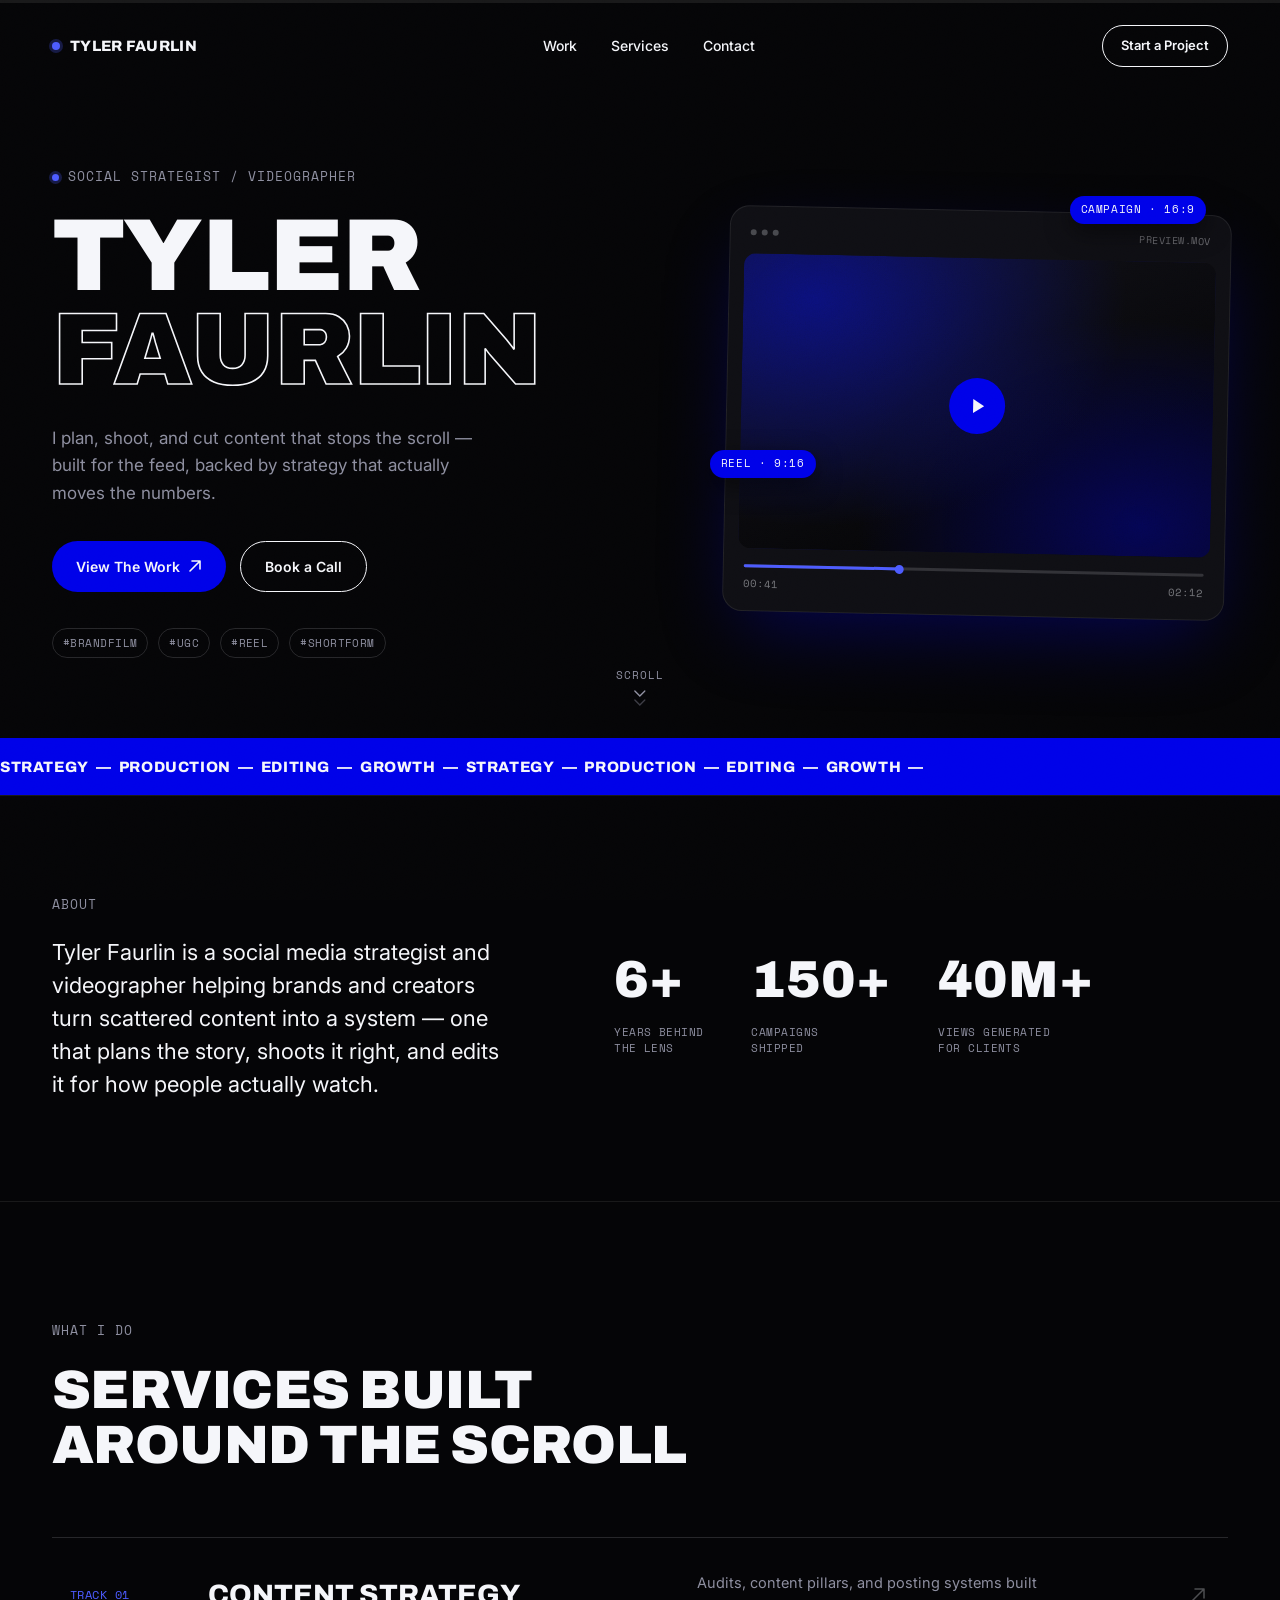
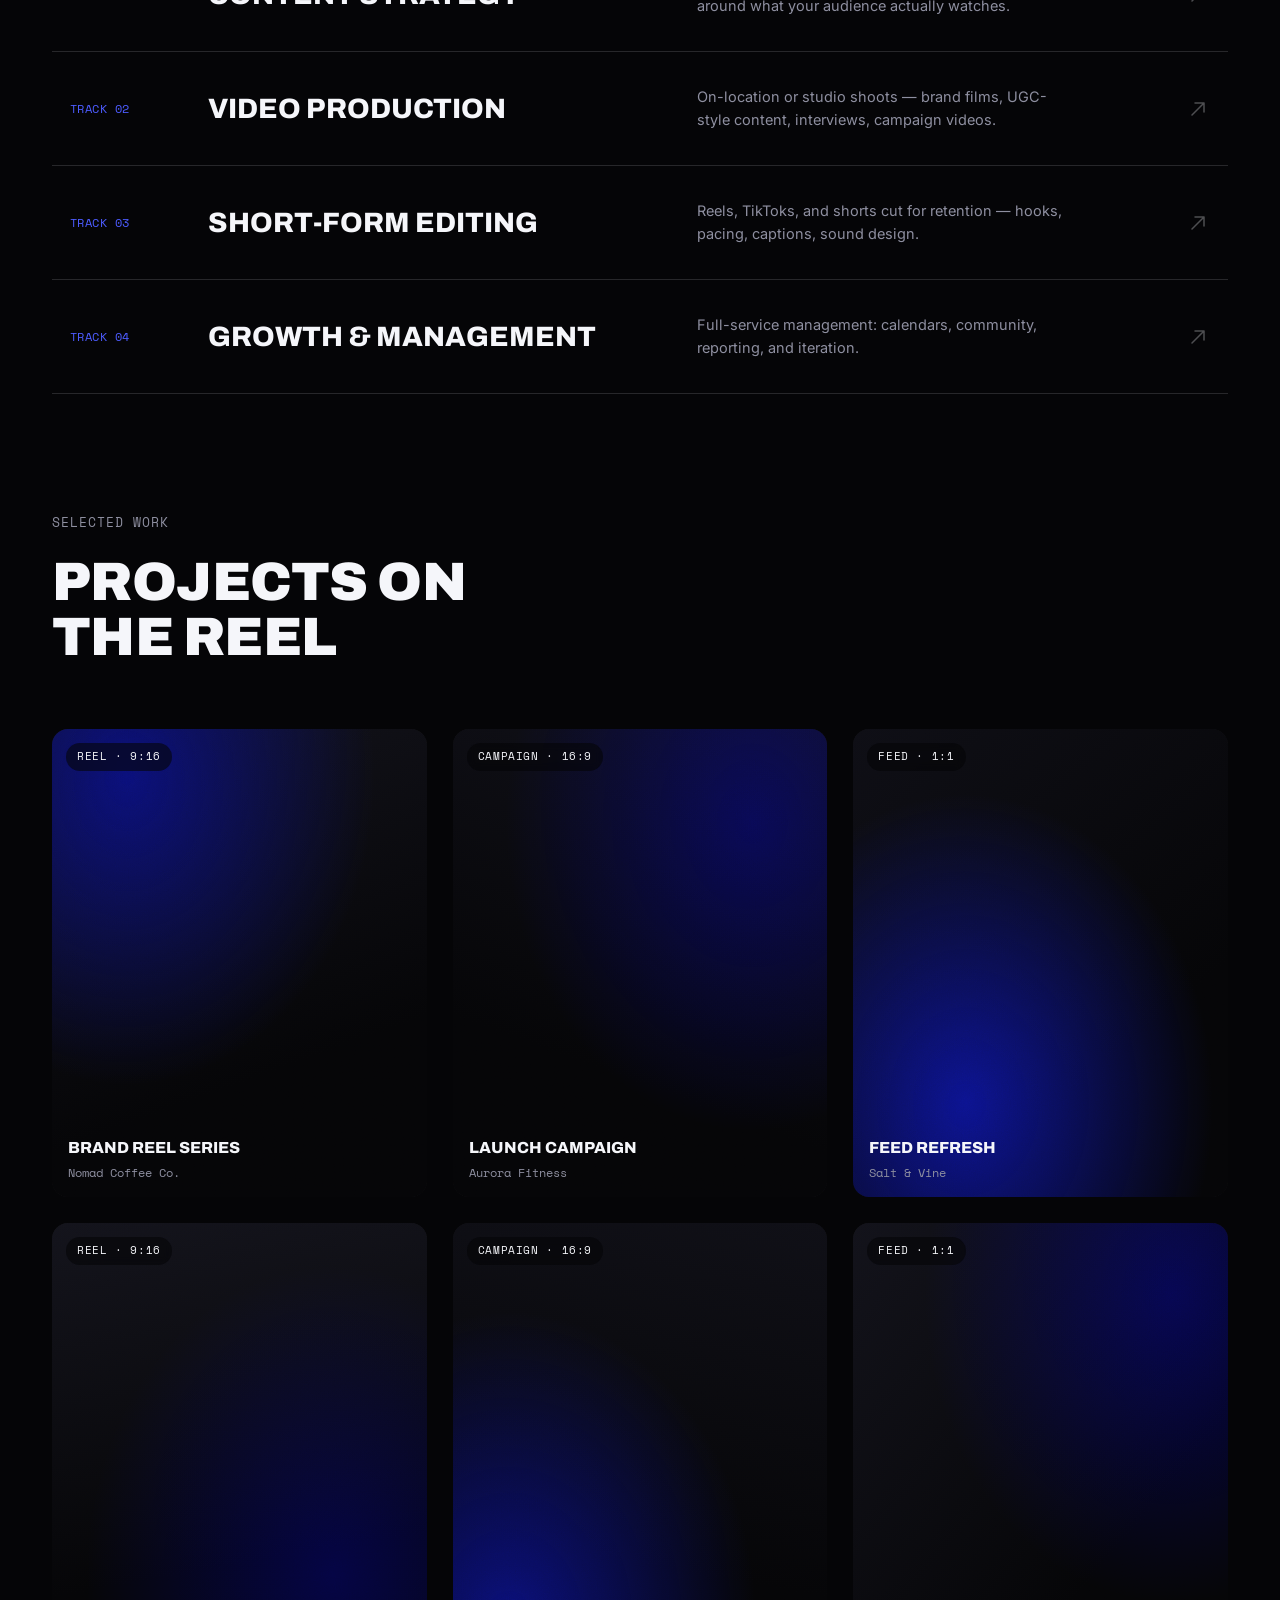
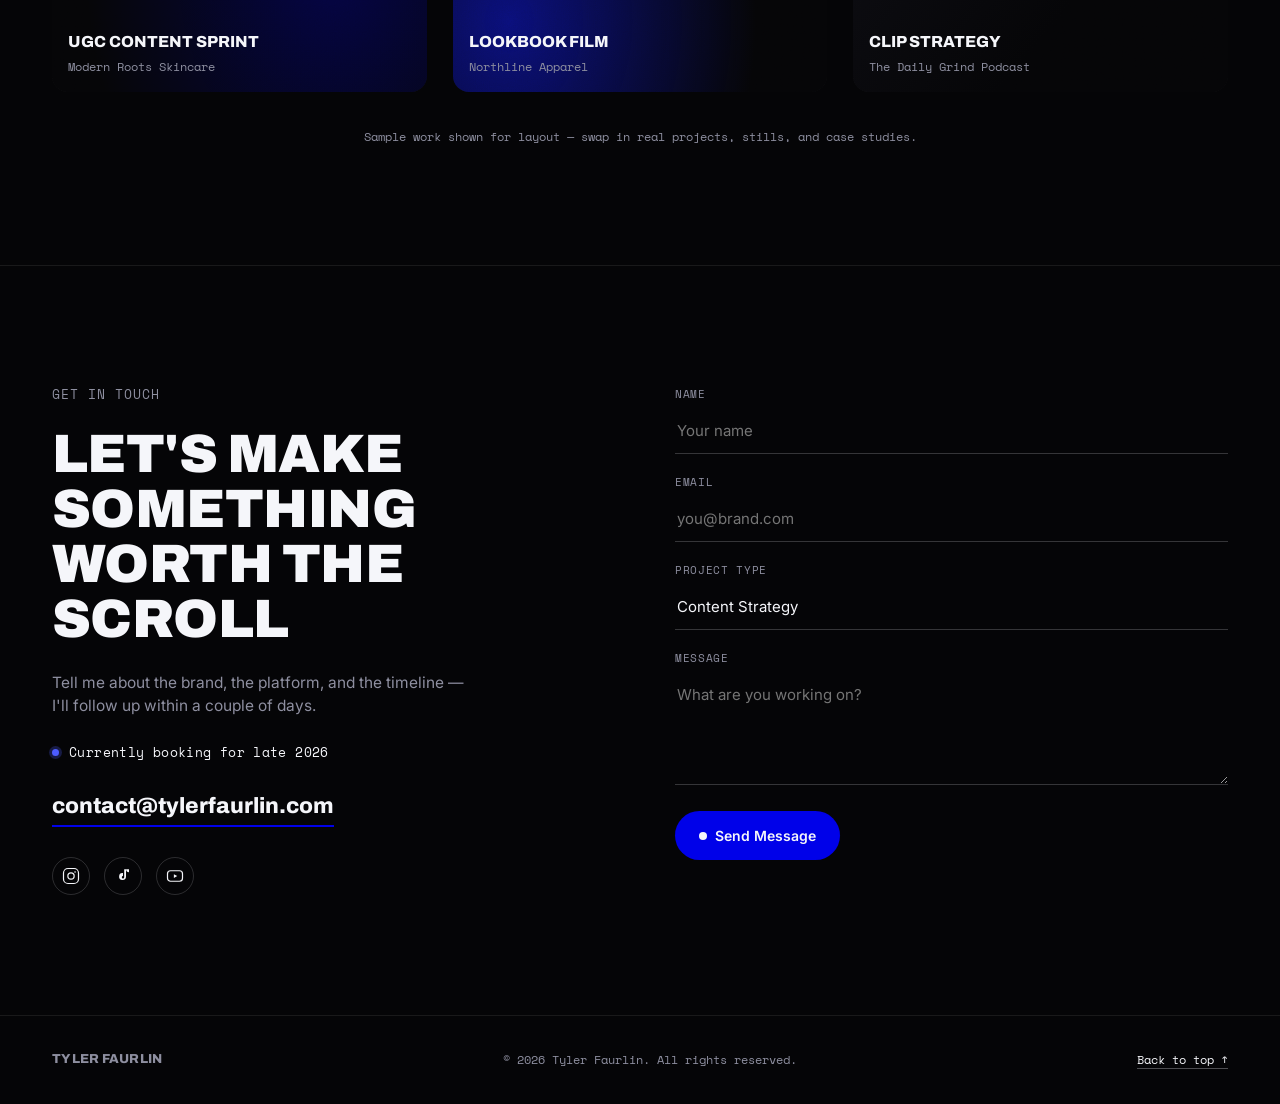
<file: TylerFaurlin.com/index.html>
<!DOCTYPE html>
<html lang="en">
<head>
<meta charset="UTF-8">
<meta name="viewport" content="width=device-width, initial-scale=1.0">
<title>Tyler Faurlin — Social Strategist &amp; Videographer</title>
<meta name="description" content="Tyler Faurlin is a social media strategist and videographer helping brands turn scattered content into scroll-stopping systems.">

<link rel="preconnect" href="https://fonts.googleapis.com">
<link rel="preconnect" href="https://fonts.gstatic.com" crossorigin>
<link href="https://fonts.googleapis.com/css2?family=Archivo:wght@700;800;900&family=Inter:wght@400;500;600;700&family=Space+Mono:wght@400;700&display=swap" rel="stylesheet">

<link rel="stylesheet" href="css/style.css">
</head>
<body>
<div class="grain"></div>
<div class="scrub-bar" id="scrubBar"><span id="scrubFill"></span></div>


<header class="nav" id="siteNav">
  <div class="wrap nav-inner">
    <a href="#top" class="nav-brand" data-cursor="link">
      <span class="rec-dot"></span>
      <span class="brand-word">TYLER FAURLIN</span>
    </a>

    <nav class="nav-links">
      <a href="#work" data-cursor="link">Work</a>
      <a href="#services" data-cursor="link">Services</a>
      <a href="#contact" data-cursor="link">Contact</a>
    </nav>

    <a href="#contact" class="btn btn-ghost btn-small" data-cursor="link">Start a Project</a>

    <button class="nav-toggle" id="navToggle" aria-label="Toggle menu" aria-expanded="false">
      <span></span><span></span><span></span>
    </button>
  </div>
</header>

<div class="mobile-menu" id="mobileMenu">
  <a href="#work">Work</a>
  <a href="#services">Services</a>
  <a href="#contact">Contact</a>
  <a href="#contact" class="btn btn-solid">Start a Project</a>
</div>

<main id="top">

  <!-- ============ HERO ============ -->
  <section class="hero">
    <div class="wrap hero-grid">

      <div class="hero-copy">
        <p class="eyebrow hero-anim" style="--d:0">
          <span class="pulse-dot"></span>
          Social Strategist / Videographer
        </p>

        <h1 class="hero-title">
          <span class="hero-anim" style="--d:1">TYLER</span>
          <span class="hero-anim hero-title-accent" style="--d:2">FAURLIN</span>
        </h1>

        <p class="hero-sub hero-anim" style="--d:3">
          I plan, shoot, and cut content that stops the scroll —
          built for the feed, backed by strategy that actually moves the numbers.
        </p>

        <div class="hero-ctas hero-anim" style="--d:4">
          <a href="#work" class="btn btn-solid" data-cursor="link">
            View The Work
            <svg width="14" height="14" viewBox="0 0 14 14" fill="none"><path d="M2 12L12 2M12 2H4M12 2V10" stroke="currentColor" stroke-width="1.6" stroke-linecap="round" stroke-linejoin="round"/></svg>
          </a>
          <a href="#contact" class="btn btn-ghost" data-cursor="link">Book a Call</a>
        </div>

        <div class="hero-tags hero-anim" style="--d:5">
          <span>#BRANDFILM</span><span>#UGC</span><span>#REEL</span><span>#SHORTFORM</span>
        </div>
      </div>
      <div class="hero-visual hero-anim" style="--d:2">
        <div class="reel-card" data-tilt>
          <div class="reel-chrome">
            <div class="reel-dots"><span></span><span></span><span></span></div>
            <span class="reel-label">PREVIEW.MOV</span>
          </div>
          <div class="reel-frame">
            <div class="reel-noise"></div>
            <button class="play-btn" aria-label="Play preview" data-cursor="play">
              <svg width="22" height="22" viewBox="0 0 22 22" fill="none"><path d="M6 4L17 11L6 18V4Z" fill="currentColor"/></svg>
            </button>
          </div>
          <div class="reel-scrub">
            <div class="reel-scrub-track"><div class="reel-scrub-fill"></div></div>
            <div class="reel-time"><span>00:41</span><span>02:12</span></div>
          </div>
        </div>
        <span class="chip chip-float chip-1">CAMPAIGN · 16:9</span>
        <span class="chip chip-float chip-2">REEL · 9:16</span>
      </div>

    </div>

    <div class="scroll-cue" data-cursor="link">
      <span>Scroll</span>
      <svg width="12" height="18" viewBox="0 0 12 18" fill="none"><path d="M1 1L6 6L11 1" stroke="currentColor" stroke-width="1.4" stroke-linecap="round"/><path d="M1 10L6 15L11 10" stroke="currentColor" stroke-width="1.4" stroke-linecap="round" opacity="0.4"/></svg>
    </div>
  </section>

  <!-- ============ MARQUEE ============ -->
  <div class="marquee">
    <div class="marquee-track">
      <span>STRATEGY&nbsp;&nbsp;—&nbsp;&nbsp;PRODUCTION&nbsp;&nbsp;—&nbsp;&nbsp;EDITING&nbsp;&nbsp;—&nbsp;&nbsp;GROWTH&nbsp;&nbsp;—&nbsp;&nbsp;</span>
      <span>STRATEGY&nbsp;&nbsp;—&nbsp;&nbsp;PRODUCTION&nbsp;&nbsp;—&nbsp;&nbsp;EDITING&nbsp;&nbsp;—&nbsp;&nbsp;GROWTH&nbsp;&nbsp;—&nbsp;&nbsp;</span>
    </div>
  </div>

  <!-- ============ ABOUT / STATS ============ -->
  <section class="section about" id="about">
    <div class="wrap about-grid">
      <div data-reveal>
        <p class="eyebrow eyebrow-dark">About</p>
        <p class="about-text">
          Tyler Faurlin is a social media strategist and videographer helping brands
          and creators turn scattered content into a system — one that plans the story,
          shoots it right, and edits it for how people actually watch.
        </p>
      </div>

      <div class="stat-row" data-reveal>
        <div class="stat">
          <span class="stat-num" data-count="6" data-suffix="+">0</span>
          <span class="stat-label">Years Behind<br>The Lens</span>
        </div>
        <div class="stat">
          <span class="stat-num" data-count="150" data-suffix="+">0</span>
          <span class="stat-label">Campaigns<br>Shipped</span>
        </div>
        <div class="stat">
          <span class="stat-num" data-count="40" data-suffix="M+">0</span>
          <span class="stat-label">Views Generated<br>For Clients</span>
        </div>
      </div>
    </div>
  </section>
  <!-- ============ SERVICES ============ -->
  <section class="section services" id="services">
    <div class="wrap">
      <div class="section-head" data-reveal>
        <p class="eyebrow">What I Do</p>
        <h2 class="section-title">Services Built<br>Around The Scroll</h2>
      </div>

      <div class="track-list">

        <div class="track-row" data-reveal>
          <span class="track-num">TRACK 01</span>
          <h3 class="track-name">Content Strategy</h3>
          <p class="track-desc">Audits, content pillars, and posting systems built around what your audience actually watches.</p>
          <span class="track-arrow">
            <svg width="18" height="18" viewBox="0 0 18 18" fill="none"><path d="M3 15L15 3M15 3H6M15 3V12" stroke="currentColor" stroke-width="1.5" stroke-linecap="round" stroke-linejoin="round"/></svg>
          </span>
        </div>

        <div class="track-row" data-reveal>
          <span class="track-num">TRACK 02</span>
          <h3 class="track-name">Video Production</h3>
          <p class="track-desc">On-location or studio shoots — brand films, UGC-style content, interviews, campaign videos.</p>
          <span class="track-arrow">
            <svg width="18" height="18" viewBox="0 0 18 18" fill="none"><path d="M3 15L15 3M15 3H6M15 3V12" stroke="currentColor" stroke-width="1.5" stroke-linecap="round" stroke-linejoin="round"/></svg>
          </span>
        </div>

        <div class="track-row" data-reveal>
          <span class="track-num">TRACK 03</span>
          <h3 class="track-name">Short-Form Editing</h3>
          <p class="track-desc">Reels, TikToks, and shorts cut for retention — hooks, pacing, captions, sound design.</p>
          <span class="track-arrow">
            <svg width="18" height="18" viewBox="0 0 18 18" fill="none"><path d="M3 15L15 3M15 3H6M15 3V12" stroke="currentColor" stroke-width="1.5" stroke-linecap="round" stroke-linejoin="round"/></svg>
          </span>
        </div>

        <div class="track-row" data-reveal>
          <span class="track-num">TRACK 04</span>
          <h3 class="track-name">Growth &amp; Management</h3>
          <p class="track-desc">Full-service management: calendars, community, reporting, and iteration.</p>
          <span class="track-arrow">
            <svg width="18" height="18" viewBox="0 0 18 18" fill="none"><path d="M3 15L15 3M15 3H6M15 3V12" stroke="currentColor" stroke-width="1.5" stroke-linecap="round" stroke-linejoin="round"/></svg>
          </span>
        </div>

      </div>
    </div>
  </section>
  <!-- ============ WORK ============ -->
  <section class="section work" id="work">
    <div class="wrap">
      <div class="section-head" data-reveal>
        <p class="eyebrow eyebrow-dark">Selected Work</p>
        <h2 class="section-title section-title-dark">Projects On<br>The Reel</h2>
      </div>

      <div class="work-grid">

        <article class="work-card" data-reveal data-cursor="play"
          data-title="Brand Reel Series" data-client="Nomad Coffee Co."
          data-desc="A weekly reel series built around the shop's roasting process — hooks tuned for the first two seconds, captions for sound-off viewing."
          data-metric="+212% reach in 90 days">
          <div class="frame-art art-1"><div class="reel-noise"></div></div>
          <span class="chip chip-tag">REEL · 9:16</span>
          <div class="work-info">
            <h3>Brand Reel Series</h3>
            <p>Nomad Coffee Co.</p>
          </div>
          <span class="play-btn play-btn-sm"><svg width="16" height="16" viewBox="0 0 16 16" fill="none"><path d="M4 3L13 8L4 13V3Z" fill="currentColor"/></svg></span>
        </article>

        <article class="work-card" data-reveal data-cursor="play"
          data-title="Launch Campaign" data-client="Aurora Fitness"
          data-desc="Full campaign film plus six cutdowns for paid social, shot over a two-day on-location sprint."
          data-metric="1.4M views across launch week">
          <div class="frame-art art-2"><div class="reel-noise"></div></div>
          <span class="chip chip-tag">CAMPAIGN · 16:9</span>
          <div class="work-info">
            <h3>Launch Campaign</h3>
            <p>Aurora Fitness</p>
          </div>
          <span class="play-btn play-btn-sm"><svg width="16" height="16" viewBox="0 0 16 16" fill="none"><path d="M4 3L13 8L4 13V3Z" fill="currentColor"/></svg></span>
        </article>

        <article class="work-card" data-reveal data-cursor="play"
          data-title="Feed Refresh" data-client="Salt &amp; Vine"
          data-desc="A full grid overhaul — consistent framing, a repeatable shot list, and a posting system the client still runs today."
          data-metric="+38% follower growth, 60 days">
          <div class="frame-art art-3"><div class="reel-noise"></div></div>
          <span class="chip chip-tag">FEED · 1:1</span>
          <div class="work-info">
            <h3>Feed Refresh</h3>
            <p>Salt &amp; Vine</p>
          </div>
          <span class="play-btn play-btn-sm"><svg width="16" height="16" viewBox="0 0 16 16" fill="none"><path d="M4 3L13 8L4 13V3Z" fill="currentColor"/></svg></span>
        </article>
        <article class="work-card" data-reveal data-cursor="play"
          data-title="UGC Content Sprint" data-client="Modern Roots Skincare"
          data-desc="Twelve UGC-style spots shot in a single day, built for testing across paid social creative slots."
          data-metric="4.2x return on ad spend">
          <div class="frame-art art-4"><div class="reel-noise"></div></div>
          <span class="chip chip-tag">REEL · 9:16</span>
          <div class="work-info">
            <h3>UGC Content Sprint</h3>
            <p>Modern Roots Skincare</p>
          </div>
          <span class="play-btn play-btn-sm"><svg width="16" height="16" viewBox="0 0 16 16" fill="none"><path d="M4 3L13 8L4 13V3Z" fill="currentColor"/></svg></span>
        </article>

        <article class="work-card" data-reveal data-cursor="play"
          data-title="Lookbook Film" data-client="Northline Apparel"
          data-desc="Seasonal lookbook film paired with a shot-on-location BTS series for the drop's launch week."
          data-metric="Featured on 3 industry blogs">
          <div class="frame-art art-5"><div class="reel-noise"></div></div>
          <span class="chip chip-tag">CAMPAIGN · 16:9</span>
          <div class="work-info">
            <h3>Lookbook Film</h3>
            <p>Northline Apparel</p>
          </div>
          <span class="play-btn play-btn-sm"><svg width="16" height="16" viewBox="0 0 16 16" fill="none"><path d="M4 3L13 8L4 13V3Z" fill="currentColor"/></svg></span>
        </article>

        <article class="work-card" data-reveal data-cursor="play"
          data-title="Clip Strategy" data-client="The Daily Grind Podcast"
          data-desc="Weekly long-form episodes broken into a ranked clip strategy — best hooks flagged first, captioned, and scheduled."
          data-metric="9 episodes to 100K+ views">
          <div class="frame-art art-6"><div class="reel-noise"></div></div>
          <span class="chip chip-tag">FEED · 1:1</span>
          <div class="work-info">
            <h3>Clip Strategy</h3>
            <p>The Daily Grind Podcast</p>
          </div>
          <span class="play-btn play-btn-sm"><svg width="16" height="16" viewBox="0 0 16 16" fill="none"><path d="M4 3L13 8L4 13V3Z" fill="currentColor"/></svg></span>
        </article>

      </div>

      <p class="work-note" data-reveal>Sample work shown for layout — swap in real projects, stills, and case studies.</p>
    </div>
  </section>
  <!-- ============ CONTACT ============ -->
  <section class="section contact" id="contact">
    <div class="wrap contact-grid">

      <div data-reveal>
        <p class="eyebrow">Get In Touch</p>
        <h2 class="section-title">Let's Make Something<br>Worth The Scroll</h2>
        <p class="contact-sub">
          Tell me about the brand, the platform, and the timeline —
          I'll follow up within a couple of days.
        </p>

        <div class="availability">
          <span class="pulse-dot"></span>
          Currently booking for late 2026
        </div>

        <a href="mailto:contact@tylerfaurlin.com" class="contact-email" data-cursor="link">contact@tylerfaurlin.com</a>

        <div class="socials">
          <a href="#" aria-label="Instagram" data-cursor="link">
            <svg width="18" height="18" viewBox="0 0 24 24" fill="none"><rect x="2" y="2" width="20" height="20" rx="6" stroke="currentColor" stroke-width="1.6"/><circle cx="12" cy="12" r="4.2" stroke="currentColor" stroke-width="1.6"/><circle cx="17.4" cy="6.6" r="1.1" fill="currentColor"/></svg>
          </a>
          <a href="#" aria-label="TikTok" data-cursor="link">
            <svg width="18" height="18" viewBox="0 0 24 24" fill="none"><path d="M16 3v9.6a4.6 4.6 0 1 1-4-4.56V12a1.6 1.6 0 1 0 1.6 1.6V3h2.4a4.4 4.4 0 0 0 4 4V3z" fill="currentColor"/></svg>
          </a>
          <a href="#" aria-label="YouTube" data-cursor="link">
            <svg width="18" height="18" viewBox="0 0 24 24" fill="none"><rect x="2" y="5" width="20" height="14" rx="4" stroke="currentColor" stroke-width="1.6"/><path d="M10.5 9.5L15 12L10.5 14.5V9.5Z" fill="currentColor"/></svg>
          </a>
        </div>
      </div>
      <form class="form" data-reveal name="contact" method="POST" action="https://formspree.io/f/xgavebev">
        

        <div class="field">
          <label for="name">Name</label>
          <input id="name" name="name" type="text" placeholder="Your name" required>
        </div>

        <div class="field">
          <label for="email">Email</label>
          <input id="email" name="email" type="email" placeholder="you@brand.com" required>
        </div>

        <div class="field">
          <label for="project">Project Type</label>
          <select id="project" name="project">
            <option>Content Strategy</option>
            <option>Video Production</option>
            <option>Short-Form Editing</option>
            <option>Full Management</option>
            <option>Something Else</option>
          </select>
        </div>

        <div class="field">
          <label for="message">Message</label>
          <textarea id="message" name="message" rows="4" placeholder="What are you working on?" required></textarea>
        </div>

        <button type="submit" class="btn btn-solid btn-submit" data-cursor="link">
          <span class="rec-icon"></span>
          Send Message
        </button>

        <p class="form-success" id="formSuccess">Message sent — talk soon.</p>
      </form>

    </div>
  </section>

</main>

<footer class="footer">
  <div class="wrap footer-inner">
    <span class="brand-word brand-word-sm">TYLER FAURLIN</span>
    <span class="footer-copy">© 2026 Tyler Faurlin. All rights reserved.</span>
    <a href="#top" class="footer-top" data-cursor="link">Back to top ↑</a>
  </div>
</footer>
<!-- ============ WORK MODAL ============ -->
<div class="modal" id="workModal">
  <div class="modal-backdrop" data-close></div>
  <div class="modal-card">
    <button class="modal-close" data-close aria-label="Close">
      <svg width="18" height="18" viewBox="0 0 18 18" fill="none"><path d="M2 2L16 16M16 2L2 16" stroke="currentColor" stroke-width="1.6" stroke-linecap="round"/></svg>
    </button>
    <p class="modal-eyebrow" id="modalClient">Client</p>
    <h3 class="modal-title" id="modalTitle">Project Title</h3>
    <p class="modal-desc" id="modalDesc">Description</p>
    <p class="modal-metric" id="modalMetric">Metric</p>
  </div>
</div>

<script src="js/main.js"></script>
</body>
</html>
</file>
<file: TylerFaurlin.com/css/style.css>
/* ============================================================
   TYLER FAURLIN — tokens
   ============================================================ */
:root{
  --black:      #050507;
  --black-soft: #0f0f14;
  --white:      #f5f6fa;
  --blue:       #0001e9;   /* royal blue — fills, buttons, bands */
  --blue-bright:#4d5cff;   /* same hue, lifted for small text/lines on black */
  --gray:       #8e8fa0;

  --display: 'Archivo', 'Arial Narrow', sans-serif;
  --body: 'Inter', system-ui, sans-serif;
  --mono: 'Space Mono', 'Courier New', monospace;

  --wrap: 1240px;
  --ease: cubic-bezier(.16,.84,.44,1);
}

*{ box-sizing:border-box; margin:0; padding:0; }
html{ scroll-behavior:smooth; background:var(--black); color-scheme:dark; }
html.no-smooth{ scroll-behavior:auto; }

body{
  background:var(--black);
  color:var(--white);
  font-family:var(--body);
  font-size:16px;
  line-height:1.5;
  -webkit-font-smoothing:antialiased;
  overflow-x:hidden;
}

img,svg{ display:block; max-width:100%; }
a{ color:inherit; text-decoration:none; }
button{ font:inherit; background:none; border:none; cursor:pointer; color:inherit; }
input,select,textarea{ font:inherit; color:inherit; }
ul{ list-style:none; }

.wrap{
  max-width:var(--wrap);
  margin:0 auto;
  padding:0 32px;
}

/* ============================================================
   Texture / scrubber / cursor
   ============================================================ */
.grain{
  position:fixed; inset:0; pointer-events:none; z-index:9000;
  opacity:.035; mix-blend-mode:overlay;
  background-image:url("data:image/svg+xml,%3Csvg xmlns='http://www.w3.org/2000/svg' width='120' height='120'%3E%3Cfilter id='n'%3E%3CfeTurbulence type='fractalNoise' baseFrequency='0.9' numOctaves='2' stitchTiles='stitch'/%3E%3C/filter%3E%3Crect width='100%25' height='100%25' filter='url(%23n)'/%3E%3C/svg%3E");
}

.scrub-bar{
  position:fixed; top:0; left:0; right:0; height:3px;
  background:rgba(245,246,250,.08); z-index:9999;
}
.scrub-bar span{
  display:block; height:100%; width:0%;
  background:var(--blue-bright);
  transition:width .08s linear;
}

/* ============================================================
   Nav
   ============================================================ */
.nav{
  position:fixed; top:3px; left:0; right:0; z-index:900;
  padding:22px 0;
  transition:padding .35s var(--ease), background .35s ease, border-color .35s ease;
  border-bottom:1px solid transparent;
}
.nav.is-scrolled{
  padding:14px 0;
  background:rgba(5,5,7,.86);
  backdrop-filter:blur(10px);
  border-bottom-color:rgba(245,246,250,.08);
}
.nav-inner{
  display:flex; align-items:center; justify-content:space-between; gap:24px;
}
.nav-brand{ display:flex; align-items:center; gap:10px; }
.brand-word{
  font-family:var(--display); font-weight:800; font-size:15px;
  letter-spacing:.02em;
}
.rec-dot{
  width:8px; height:8px; border-radius:50%; background:var(--blue-bright);
  box-shadow:0 0 0 3px rgba(77,92,255,.25);
  animation:pulseDot 2.2s ease-in-out infinite;
}
.pulse-dot{
  width:7px; height:7px; border-radius:50%; background:var(--blue-bright);
  display:inline-block; box-shadow:0 0 0 3px rgba(77,92,255,.25);
  animation:pulseDot 2.2s ease-in-out infinite;
}
@keyframes pulseDot{
  0%,100%{ box-shadow:0 0 0 3px rgba(77,92,255,.25); }
  50%{ box-shadow:0 0 0 6px rgba(77,92,255,.08); }
}

.nav-links{ display:flex; gap:34px; }
.nav-links a{
  position:relative; font-size:14px; font-weight:500; padding:4px 0;
}
.nav-links a::after{
  content:""; position:absolute; left:0; bottom:0; height:1.4px; width:0;
  background:var(--blue-bright); transition:width .3s var(--ease);
}
.nav-links a:hover::after{ width:100%; }

.nav-toggle{ display:none; flex-direction:column; gap:5px; width:26px; }
.nav-toggle span{ height:1.6px; width:100%; background:var(--white); transition:transform .3s ease, opacity .3s ease; }

/* ============================================================
   Buttons / chips
   ============================================================ */
.btn{
  display:inline-flex; align-items:center; gap:8px;
  font-family:var(--body); font-weight:600; font-size:14px;
  padding:14px 24px; border-radius:100px;
  transition:transform .3s var(--ease), background .3s ease, color .3s ease, border-color .3s ease;
  white-space:nowrap;
}
.btn svg{ transition:transform .3s var(--ease); }
.btn-solid{ background:var(--blue); color:var(--white); }
.btn-solid:hover{ transform:translateY(-2px); }
.btn-solid:hover svg{ transform:translate(2px,-2px); }
.btn-ghost{ border:1.4px solid currentColor; }
.btn-ghost:hover{ background:var(--blue); color:var(--white); border-color:var(--blue); }
.btn-small{ padding:10px 18px; font-size:13px; }

.chip{
  font-family:var(--mono); font-size:10.5px; letter-spacing:.06em;
  padding:6px 11px; border-radius:100px; text-transform:uppercase;
}
.chip-float{
  position:absolute; background:var(--blue); color:var(--white);
  box-shadow:0 8px 24px rgba(0,0,0,.5);
}
.chip-1{ top:-14px; right:22px; }
.chip-2{ bottom:34%; left:-16px; }
.chip-tag{
  position:absolute; top:14px; left:14px; z-index:2;
  background:rgba(5,5,7,.6); color:var(--white);
  backdrop-filter:blur(4px);
}
/* ============================================================
   Hero
   ============================================================ */
.hero{
  position:relative; padding:168px 0 80px;
  background:var(--black);
  overflow:hidden;
}
.hero-grid{
  display:grid; grid-template-columns:1.1fr .9fr; gap:60px; align-items:center;
}

.eyebrow{
  display:flex; align-items:center; gap:9px;
  font-family:var(--mono); font-size:12.5px; letter-spacing:.08em;
  text-transform:uppercase; color:var(--gray);
  margin-bottom:22px;
}
.eyebrow-dark{ color:var(--gray); }

.hero-title{
  font-family:var(--display); font-weight:900; text-transform:uppercase;
  font-size:clamp(52px,8vw,104px); line-height:.92; letter-spacing:-.01em;
}
.hero-title span{ display:block; }
.hero-title-accent{ color:transparent; -webkit-text-stroke:1.6px var(--white); }
.hero-title-accent i{ font-style:normal; color:var(--blue-bright); -webkit-text-stroke:0; }

.hero-sub{
  max-width:440px; margin:28px 0 34px;
  font-size:17px; line-height:1.6; color:var(--gray);
}
.hero-ctas{ display:flex; gap:14px; flex-wrap:wrap; margin-bottom:36px; }

.hero-tags{ display:flex; gap:10px; flex-wrap:wrap; }
.hero-tags span{
  font-family:var(--mono); font-size:11px; letter-spacing:.04em;
  color:var(--gray); border:1px solid rgba(245,246,250,.14);
  padding:6px 10px; border-radius:100px;
}

/* hero load animation */
.hero-anim{
  opacity:0; transform:translateY(28px);
  animation:heroIn .9s var(--ease) forwards;
  animation-delay:calc(var(--d) * .11s + .1s);
}
@keyframes heroIn{ to{ opacity:1; transform:translateY(0); } }

/* reel preview card */
.hero-visual{ position:relative; }
.reel-card{
  background:var(--black-soft); border-radius:20px; padding:14px;
  border:1px solid rgba(245,246,250,.08);
  box-shadow:0 30px 80px -20px rgba(0,1,233,.35);
  transform:rotate(1.2deg);
  transition:transform .5s var(--ease);
}
.reel-card:hover{ transform:rotate(0deg) translateY(-4px); }

.reel-chrome{
  display:flex; align-items:center; justify-content:space-between;
  padding:4px 6px 14px;
}
.reel-dots{ display:flex; gap:5px; }
.reel-dots span{ width:6px; height:6px; border-radius:50%; background:rgba(245,246,250,.25); }
.reel-label{ font-family:var(--mono); font-size:10px; color:rgba(245,246,250,.4); letter-spacing:.05em; }
.reel-frame{
  position:relative; aspect-ratio:16/10; border-radius:12px; overflow:hidden;
  background:
    radial-gradient(120% 140% at 15% 15%, #0a0f7a 0%, transparent 55%),
    radial-gradient(120% 140% at 85% 90%, #0001e955 0%, transparent 50%),
    linear-gradient(155deg,#12121a 0%, #050507 70%);
  display:flex; align-items:center; justify-content:center;
}
.reel-noise{
  position:absolute; inset:0; opacity:.12; mix-blend-mode:overlay;
  background-image:url("data:image/svg+xml,%3Csvg xmlns='http://www.w3.org/2000/svg' width='140' height='140'%3E%3Cfilter id='n'%3E%3CfeTurbulence type='fractalNoise' baseFrequency='0.85' numOctaves='2'/%3E%3C/filter%3E%3Crect width='100%25' height='100%25' filter='url(%23n)'/%3E%3C/svg%3E");
}
.play-btn{
  position:relative; z-index:2;
  width:56px; height:56px; border-radius:50%;
  background:var(--blue); color:var(--white);
  display:flex; align-items:center; justify-content:center;
  transition:transform .3s var(--ease);
}
.play-btn svg{ margin-left:2px; }
.reel-card:hover .play-btn{ transform:scale(1.08); }

.reel-scrub{ padding:16px 6px 4px; }
.reel-scrub-track{ height:3px; background:rgba(245,246,250,.15); border-radius:2px; }
.reel-scrub-fill{ width:34%; height:100%; background:var(--blue-bright); border-radius:2px; position:relative; }
.reel-scrub-fill::after{
  content:""; position:absolute; right:-4px; top:50%; translate:0 -50%;
  width:9px; height:9px; border-radius:50%; background:var(--blue-bright);
}
.reel-time{
  display:flex; justify-content:space-between; margin-top:9px;
  font-family:var(--mono); font-size:10.5px; color:rgba(245,246,250,.45);
}

.scroll-cue{
  position:absolute; left:50%; bottom:30px; translate:-50% 0;
  display:flex; flex-direction:column; align-items:center; gap:6px;
  font-family:var(--mono); font-size:10.5px; letter-spacing:.1em; text-transform:uppercase;
  color:var(--gray);
  animation:cueBounce 2.4s ease-in-out infinite;
}
@keyframes cueBounce{ 0%,100%{ transform:translate(-50%,0); } 50%{ transform:translate(-50%,6px); } }

/* ============================================================
   Marquee
   ============================================================ */
.marquee{
  background:var(--blue); color:var(--white);
  padding:16px 0; overflow:hidden; white-space:nowrap;
}
.marquee-track{
  display:inline-flex; animation:marquee 26s linear infinite;
  font-family:var(--display); font-weight:800; font-size:15px;
  letter-spacing:.04em; text-transform:uppercase;
}
@keyframes marquee{ from{ transform:translateX(0); } to{ transform:translateX(-50%); } }
/* ============================================================
   Reveal-on-scroll
   ============================================================ */
[data-reveal]{
  opacity:0; transform:translateY(36px);
  transition:opacity .8s var(--ease), transform .8s var(--ease);
}
[data-reveal].in-view{ opacity:1; transform:translateY(0); }

/* ============================================================
   Sections generic
   ============================================================ */
.section{ padding:120px 0; }
.section-head{ max-width:640px; margin-bottom:64px; }
.section-title{
  font-family:var(--display); font-weight:900; text-transform:uppercase;
  font-size:clamp(34px,5vw,54px); line-height:1.02; letter-spacing:-.01em;
}
.section-title-dark{ color:var(--white); }

/* ============================================================
   About / stats
   ============================================================ */
.about{ padding:100px 0; border-top:1px solid rgba(245,246,250,.08); border-bottom:1px solid rgba(245,246,250,.08); }
.about-grid{ display:grid; grid-template-columns:.9fr 1.1fr; gap:60px; align-items:center; }
.about-text{ font-size:22px; line-height:1.5; max-width:460px; }

.stat-row{ display:flex; gap:48px; flex-wrap:wrap; }
.stat{ display:flex; flex-direction:column; gap:6px; }
.stat-num{
  font-family:var(--display); font-weight:900; font-size:52px; color:var(--white);
}
.stat-num::after{ content:attr(data-suffix); }
.stat-label{
  font-family:var(--mono); font-size:11px; letter-spacing:.04em; text-transform:uppercase;
  color:var(--gray); line-height:1.4;
}

/* ============================================================
   Services (track list)
   ============================================================ */
.services{ background:var(--black); color:var(--white); }
.services .eyebrow{ color:var(--gray); }

.track-list{ border-top:1px solid rgba(245,246,250,.14); }
.track-row{
  position:relative;
  display:grid; grid-template-columns:110px 1fr 1fr 24px;
  align-items:center; gap:28px;
  padding:34px 18px;
  border-bottom:1px solid rgba(245,246,250,.14);
  transition:background .4s ease, padding-left .4s var(--ease);
}
.track-row:hover{ background:rgba(0,1,233,.12); padding-left:30px; }
.track-num{
  font-family:var(--mono); font-size:12px; color:var(--blue-bright); letter-spacing:.04em;
}
.track-name{
  font-family:var(--display); font-weight:800; text-transform:uppercase;
  font-size:clamp(20px,2.6vw,28px);
}
.track-desc{ font-size:14.5px; color:var(--gray); max-width:380px; line-height:1.55; }
.track-arrow{
  display:flex; align-items:center; justify-content:center;
  color:var(--white); opacity:.3; transition:opacity .35s ease, transform .35s var(--ease);
}
.track-row:hover .track-arrow{ opacity:1; transform:translate(4px,-4px); color:var(--blue-bright); }
/* ============================================================
   Work grid
   ============================================================ */
.work{ background:var(--black); color:var(--white); padding-top:0; }
.work-grid{
  display:grid; grid-template-columns:repeat(3,1fr); gap:26px;
}
.work-card{
  position:relative; border-radius:16px; overflow:hidden; cursor:pointer;
  transition:transform .45s var(--ease);
}
.work-card:hover{ transform:translateY(-6px); }

.frame-art{
  position:relative; aspect-ratio:4/5; overflow:hidden;
  transition:transform .6s var(--ease);
}
.work-card:hover .frame-art{ transform:scale(1.05); }

.art-1{ background:radial-gradient(120% 120% at 20% 10%,#0a0f7a 0%,transparent 55%), linear-gradient(160deg,#12121a,#050507 70%); }
.art-2{ background:radial-gradient(120% 120% at 80% 20%,#0001e950 0%,transparent 55%), linear-gradient(200deg,#101018,#050507 70%); }
.art-3{ background:radial-gradient(120% 120% at 30% 80%,#0c1390 0%,transparent 55%), linear-gradient(140deg,#0e0e15,#050507 70%); }
.art-4{ background:radial-gradient(120% 120% at 75% 75%,#0001e944 0%,transparent 55%), linear-gradient(170deg,#13131b,#050507 70%); }
.art-5{ background:radial-gradient(120% 120% at 15% 85%,#0a0f7a 0%,transparent 55%), linear-gradient(190deg,#0f0f16,#050507 70%); }
.art-6{ background:radial-gradient(120% 120% at 85% 15%,#0001e950 0%,transparent 55%), linear-gradient(130deg,#12121a,#050507 70%); }

.work-info{
  position:absolute; left:16px; right:16px; bottom:16px; z-index:2;
}
.work-info h3{ font-family:var(--display); font-weight:800; font-size:16px; text-transform:uppercase; }
.work-info p{ font-family:var(--mono); font-size:11.5px; color:var(--gray); margin-top:4px; }

.play-btn-sm{
  position:absolute; top:50%; left:50%; translate:-50% -50%; z-index:2;
  width:44px; height:44px; opacity:0;
  transition:opacity .4s ease, transform .4s var(--ease);
  transform:translate(-50%,-50%) scale(.7);
}
.work-card:hover .play-btn-sm{ opacity:1; transform:translate(-50%,-50%) scale(1); }

.work-note{
  margin-top:36px; text-align:center;
  font-family:var(--mono); font-size:11.5px; color:var(--gray);
}
/* ============================================================
   Contact
   ============================================================ */
.contact{ background:var(--black); border-top:1px solid rgba(245,246,250,.08); }
.contact-grid{ display:grid; grid-template-columns:1fr 1fr; gap:70px; }
.contact-sub{ margin:24px 0 26px; color:var(--gray); max-width:420px; font-size:15.5px; }

.availability{
  display:flex; align-items:center; gap:10px;
  font-family:var(--mono); font-size:12.5px; letter-spacing:.03em;
  margin-bottom:28px;
}
.contact-email{
  display:inline-block; font-family:var(--display); font-weight:800; font-size:22px;
  border-bottom:2px solid var(--blue); padding-bottom:2px; margin-bottom:30px;
}

.socials{ display:flex; gap:14px; }
.socials a{
  width:38px; height:38px; border-radius:50%; border:1.4px solid rgba(245,246,250,.16);
  display:flex; align-items:center; justify-content:center;
  transition:background .3s ease, color .3s ease, border-color .3s ease, transform .3s var(--ease);
}
.socials a:hover{ background:var(--blue); color:var(--white); border-color:var(--blue); transform:translateY(-3px); }

.form{ display:flex; flex-direction:column; gap:20px; }
.field{ display:flex; flex-direction:column; gap:8px; }
.field label{
  font-family:var(--mono); font-size:11px; letter-spacing:.06em; text-transform:uppercase;
  color:var(--gray);
}
.field input, .field select, .field textarea{
  background:transparent; border:none; border-bottom:1.4px solid rgba(245,246,250,.2);
  padding:10px 2px; font-size:15px; transition:border-color .3s ease;
  resize:vertical;
}
.field input:focus, .field select:focus, .field textarea:focus{
  outline:none; border-color:var(--blue-bright);
}
.field select{ appearance:none; cursor:pointer; }
.field select option{ background:var(--black-soft); color:var(--white); }

.btn-submit{ align-self:flex-start; margin-top:6px; }
.rec-icon{ width:8px; height:8px; border-radius:50%; background:var(--white); }

.form-success{
  display:none; font-family:var(--mono); font-size:12.5px; color:var(--blue-bright);
  margin-top:2px;
}
.form.is-sent .form-success{ display:block; }
.form.is-sent .btn-submit{ opacity:.5; pointer-events:none; }
/* ============================================================
   Footer
   ============================================================ */
.footer{ background:var(--black); color:var(--white); padding:34px 0; border-top:1px solid rgba(245,246,250,.08); }
.footer-inner{
  display:flex; align-items:center; justify-content:space-between; gap:20px; flex-wrap:wrap;
}
.brand-word-sm{ font-size:13px; color:var(--gray); }
.footer-copy{ font-family:var(--mono); font-size:11.5px; color:var(--gray); }
.footer-top{
  font-family:var(--mono); font-size:11.5px; color:var(--white);
  border-bottom:1px solid rgba(245,246,250,.3);
}

/* ============================================================
   Modal
   ============================================================ */
.modal{
  position:fixed; inset:0; z-index:9500;
  display:flex; align-items:center; justify-content:center;
  opacity:0; pointer-events:none; transition:opacity .35s ease;
  padding:24px;
}
.modal.is-open{ opacity:1; pointer-events:auto; }
.modal-backdrop{ position:absolute; inset:0; background:rgba(0,0,0,.75); backdrop-filter:blur(6px); }
.modal-card{
  position:relative; z-index:2; max-width:520px; width:100%;
  background:var(--black-soft); border-radius:20px; padding:44px;
  border:1px solid rgba(245,246,250,.1);
  transform:translateY(24px) scale(.97); transition:transform .4s var(--ease);
}
.modal.is-open .modal-card{ transform:translateY(0) scale(1); }
.modal-close{
  position:absolute; top:20px; right:20px;
  width:34px; height:34px; border-radius:50%; border:1.4px solid rgba(245,246,250,.16);
  display:flex; align-items:center; justify-content:center;
  transition:background .3s ease, color .3s ease;
}
.modal-close:hover{ background:var(--blue); color:var(--white); border-color:var(--blue); }
.modal-eyebrow{ font-family:var(--mono); font-size:11.5px; letter-spacing:.06em; text-transform:uppercase; color:var(--gray); margin-bottom:10px; }
.modal-title{ font-family:var(--display); font-weight:900; text-transform:uppercase; font-size:28px; margin-bottom:16px; }
.modal-desc{ font-size:15px; line-height:1.6; color:var(--gray); margin-bottom:18px; }
.modal-metric{ font-family:var(--mono); font-size:13px; color:var(--blue-bright); }
/* ============================================================
   Reduced motion
   ============================================================ */
@media (prefers-reduced-motion:reduce){
  *{ animation-duration:.01ms !important; animation-iteration-count:1 !important; transition-duration:.01ms !important; scroll-behavior:auto !important; }
}

/* ============================================================
   Responsive
   ============================================================ */
@media (max-width:1080px){
  .hero-grid{ grid-template-columns:1fr; gap:70px; }
  .hero-visual{ max-width:460px; }
  .about-grid{ grid-template-columns:1fr; gap:36px; }
  .work-grid{ grid-template-columns:repeat(2,1fr); }
  .contact-grid{ grid-template-columns:1fr; gap:50px; }
  .track-row{ grid-template-columns:90px 1fr 24px; }
  .track-desc{ grid-column:1 / -1; max-width:none; margin-top:-8px; }
}

@media (max-width:720px){
  .wrap{ padding:0 20px; }
  .nav-links, .nav-inner > .btn-ghost{ display:none; }
  .nav-toggle{ display:flex; }
  .hero{ padding:130px 0 60px; }
  .hero-title{ font-size:clamp(42px,13vw,64px); }
  .work-grid{ grid-template-columns:1fr; }
  .section{ padding:80px 0; }
  .stat-row{ gap:30px; }
  .stat-num{ font-size:40px; }
  .modal-card{ padding:30px; }
  .chip-2{ left:8px; }
}

.mobile-menu{
  position:fixed; inset:0; z-index:850; background:var(--black); color:var(--white);
  display:flex; flex-direction:column; align-items:center; justify-content:center; gap:28px;
  transform:translateY(-100%); transition:transform .5s var(--ease);
}
.mobile-menu.is-open{ transform:translateY(0); }
.mobile-menu a{
  font-family:var(--display); font-weight:800; text-transform:uppercase; font-size:28px;
}
.mobile-menu .btn{ margin-top:10px; }
</file>
